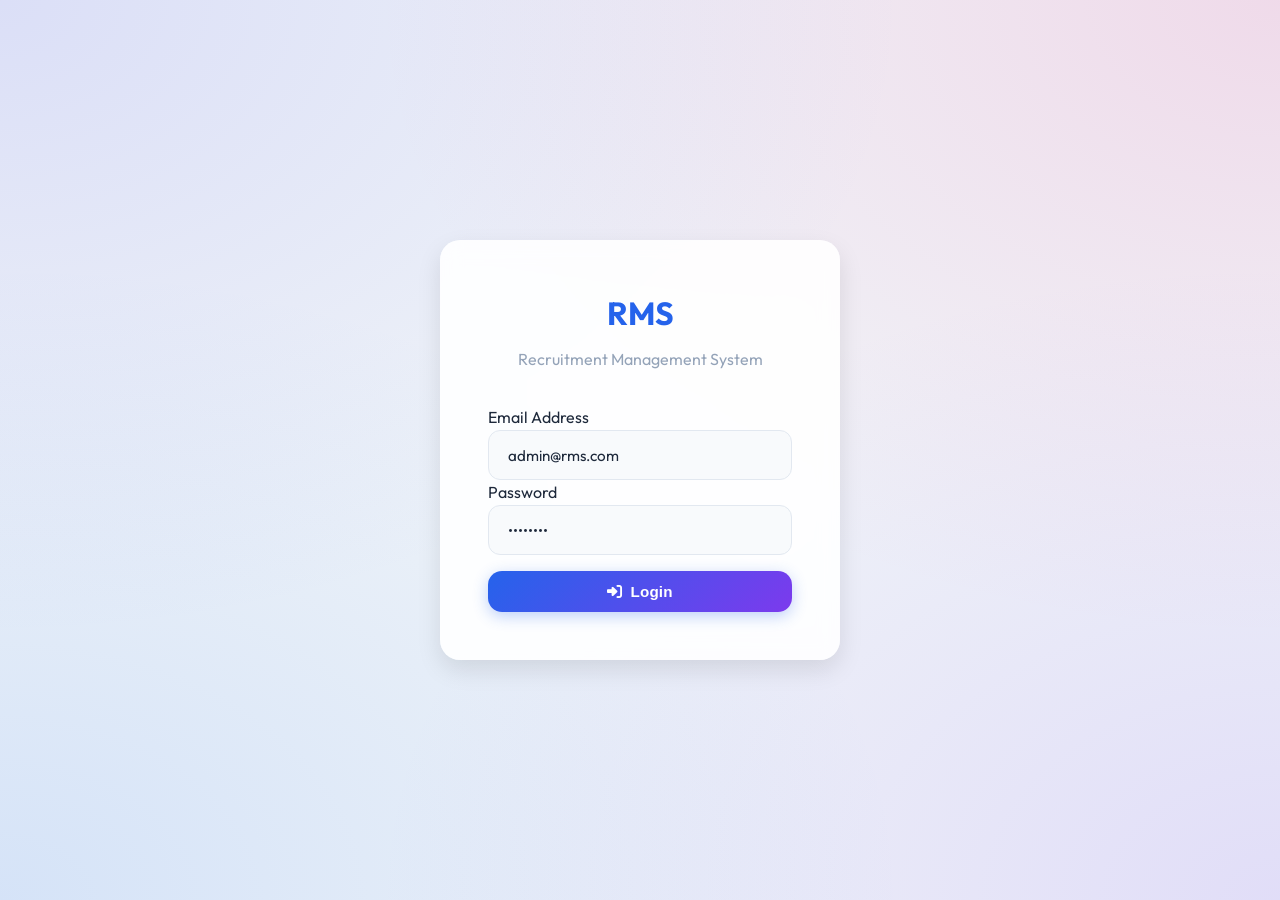
<file: login.html>
<!DOCTYPE html>
<html lang="en">

<head>
    <meta charset="UTF-8">
    <meta name="viewport" content="width=device-width, initial-scale=1.0">
    <title>Login - RMS</title>
    <link rel="stylesheet" href="styles.css">
    <link rel="stylesheet" href="https://cdnjs.cloudflare.com/ajax/libs/font-awesome/6.4.0/css/all.min.css" />
    <style>
        body {
            display: flex;
            align-items: center;
            justify-content: center;
            min-height: 100vh;
        }

        .login-card {
            background: rgba(255, 255, 255, 0.9);
            backdrop-filter: blur(10px);
            padding: 3rem;
            border-radius: 20px;
            box-shadow: 0 10px 25px rgba(0, 0, 0, 0.1);
            width: 100%;
            max-width: 400px;
            text-align: center;
        }

        .login-header {
            margin-bottom: 2rem;
        }

        .login-header h2 {
            color: var(--primary);
            font-size: 2rem;
            margin-bottom: 0.5rem;
        }

        .login-header p {
            color: var(--text-light);
        }

        .form-group {
            text-align: left;
        }

        .btn-block {
            width: 100%;
            justify-content: center;
            margin-top: 1rem;
        }
    </style>
</head>

<body>
    <div class="login-card">
        <div class="login-header">
            <h2>RMS</h2>
            <p>Recruitment Management System</p>
        </div>
        <form id="loginForm" onsubmit="handleLogin(event)">
            <div class="form-group">
                <label>Email Address</label>
                <input type="email" name="email" required value="admin@rms.com">
            </div>
            <div class="form-group">
                <label>Password</label>
                <input type="password" name="password" required value="admin123">
            </div>
            <button type="submit" class="btn btn-primary btn-block">
                <i class="fas fa-sign-in-alt"></i> Login
            </button>
        </form>
    </div>

    <script>
        // Check for File Protocol
        if (window.location.protocol === 'file:') {
            alert('CRITICAL ERROR: You are opening this file directly.\nPlease verify you are running the backend.');
        }
    </script>

    <script>
        const API_BASE = 'http://localhost:5000/';

        async function handleLogin(event) {
            event.preventDefault();
            const formData = new FormData(event.target);
            const data = Object.fromEntries(formData.entries());

            try {
                const response = await fetch(API_BASE + 'api_auth.php', {
                    method: 'POST',
                    headers: { 'Content-Type': 'application/json' },
                    body: JSON.stringify(data)
                });

                const result = await response.json();

                if (result.success) {
                    localStorage.setItem('user', JSON.stringify(result.user));
                    window.location.href = 'index.html';
                } else {
                    alert(result.message || 'Login failed');
                }
            } catch (error) {
                console.error('Login error:', error);
                alert('An error occurred during login');
            }
        }
    </script>
</body>

</html>
</file>
<file: styles.css>
@import url('https://fonts.googleapis.com/css2?family=Outfit:wght@300;400;500;600;700&display=swap');

:root {
    /* Vibrant Palette - Apple-esque but Creative */
    --primary: #2563eb;
    /* Royal Blue */
    --secondary: #db2777;
    /* Pink Rose */
    --accent: #7c3aed;
    /* Violet */
    --success: #059669;
    /* Emerald */
    --warning: #d97706;
    /* Amber */
    --danger: #dc2626;
    /* Red */
    --info: #0891b2;
    /* Cyan */

    /* Text Colors */
    --text-main: #1e293b;
    /* Slate 800 */
    --text-secondary: #475569;
    /* Slate 600 */
    --text-light: #94a3b8;
    /* Slate 400 */

    /* Glassmorphism Variables */
    --glass-bg: rgba(255, 255, 255, 0.7);
    --glass-border: 1px solid rgba(255, 255, 255, 0.6);
    --glass-shadow: 0 8px 32px 0 rgba(31, 38, 135, 0.15);
    --blur-amount: 20px;

    /* Radius */
    --radius-l: 24px;
    --radius-m: 16px;
    --radius-s: 12px;
}

* {
    margin: 0;
    padding: 0;
    box-sizing: border-box;
}

body {
    font-family: 'Outfit', -apple-system, BlinkMacSystemFont, sans-serif;
    background: #f0f4f8;
    background-image:
        radial-gradient(at 0% 0%, rgba(99, 102, 241, 0.15) 0px, transparent 50%),
        radial-gradient(at 100% 0%, rgba(236, 72, 153, 0.15) 0px, transparent 50%),
        radial-gradient(at 100% 100%, rgba(139, 92, 246, 0.15) 0px, transparent 50%),
        radial-gradient(at 0% 100%, rgba(59, 130, 246, 0.15) 0px, transparent 50%);
    background-attachment: fixed;
    background-size: cover;
    color: var(--text-main);
    line-height: 1.6;
    min-height: 100vh;
}

/* --- Layout --- */
.container {
    max-width: 1300px;
    margin: 0 auto;
    padding: 2rem;
    animation: fadeIn 0.6s ease-out;
}

@keyframes fadeIn {
    from {
        opacity: 0;
        transform: translateY(20px);
    }

    to {
        opacity: 1;
        transform: translateY(0);
    }
}

/* --- Navigation --- */
.navbar {
    background: rgba(255, 255, 255, 0.85);
    backdrop-filter: blur(var(--blur-amount));
    -webkit-backdrop-filter: blur(var(--blur-amount));
    border-bottom: 1px solid rgba(255, 255, 255, 0.8);
    position: sticky;
    top: 0;
    z-index: 100;
    padding: 1rem 0;
    box-shadow: 0 4px 6px -1px rgba(0, 0, 0, 0.05);
}

.nav-container {
    max-width: 1300px;
    margin: 0 auto;
    padding: 0 2rem;
    display: flex;
    justify-content: space-between;
    align-items: center;
}

.logo h2 {
    font-size: 1.8rem;
    font-weight: 800;
    background: linear-gradient(135deg, var(--primary) 0%, var(--accent) 100%);
    -webkit-background-clip: text;
    background-clip: text;
    -webkit-text-fill-color: transparent;
    letter-spacing: -0.5px;
}

.logo span {
    font-size: 0.9rem;
    color: var(--text-secondary);
    font-weight: 500;
    padding-left: 10px;
    border-left: 2px solid rgba(0, 0, 0, 0.1);
    margin-left: 10px;
}

.nav-menu {
    display: flex;
    gap: 0.5rem;
    background: rgba(255, 255, 255, 0.5);
    padding: 5px;
    border-radius: 50px;
    border: 1px solid rgba(255, 255, 255, 0.6);
}

.nav-menu a {
    text-decoration: none;
    color: var(--text-secondary);
    padding: 0.6rem 1.2rem;
    border-radius: 30px;
    font-weight: 500;
    font-size: 0.95rem;
    transition: all 0.3s cubic-bezier(0.4, 0, 0.2, 1);
    display: flex;
    align-items: center;
    gap: 8px;
}

.nav-menu a:hover {
    color: var(--primary);
    background: rgba(255, 255, 255, 0.8);
}

.nav-menu li.active a {
    background: white;
    color: var(--primary);
    box-shadow: 0 4px 12px rgba(37, 99, 235, 0.15);
    transform: translateY(-1px);
}

/* --- Content Sections --- */
.content-section {
    display: none;
}

.content-section.active {
    display: block;
}

.section-header {
    margin-bottom: 2.5rem;
    display: flex;
    justify-content: space-between;
    align-items: center;
}

.section-header h1 {
    font-size: 2.2rem;
    font-weight: 700;
    color: var(--text-main);
    letter-spacing: -1px;
}

/* --- Dashboard Cards --- */
.stats-grid {
    display: grid;
    grid-template-columns: repeat(auto-fit, minmax(260px, 1fr));
    gap: 1.5rem;
    margin-bottom: 2.5rem;
}

.stat-card {
    background: var(--glass-bg);
    backdrop-filter: blur(12px);
    border: var(--glass-border);
    border-radius: var(--radius-l);
    padding: 2rem;
    box-shadow: var(--glass-shadow);
    transition: all 0.3s ease;
    display: relative;
    overflow: hidden;
}

.stat-card::before {
    content: '';
    position: absolute;
    top: 0;
    left: 0;
    width: 100%;
    height: 5px;
    background: linear-gradient(90deg, var(--primary), var(--accent));
    opacity: 0.8;
}

.stat-card:hover {
    transform: translateY(-5px);
    box-shadow: 0 15px 35px rgba(0, 0, 0, 0.1);
    background: rgba(255, 255, 255, 0.9);
}

.stat-icon {
    font-size: 2.5rem;
    margin-bottom: 1rem;
    background: linear-gradient(135deg, rgba(37, 99, 235, 0.1), rgba(124, 58, 237, 0.1));
    width: 60px;
    height: 60px;
    display: flex;
    align-items: center;
    justify-content: center;
    border-radius: 18px;
    color: var(--primary);
}

.stat-info h3 {
    font-size: 2.5rem;
    font-weight: 700;
    color: var(--text-main);
    margin-bottom: 0.2rem;
    letter-spacing: -1px;
}

.stat-info p {
    color: var(--text-secondary);
    font-weight: 500;
    font-size: 0.95rem;
}

/* --- Dashboard Content --- */
.dashboard-content {
    display: grid;
    grid-template-columns: 2fr 1fr;
    gap: 2rem;
}

.dashboard-card {
    background: rgba(255, 255, 255, 0.8);
    backdrop-filter: blur(12px);
    border-radius: var(--radius-l);
    padding: 2rem;
    box-shadow: 0 4px 20px rgba(0, 0, 0, 0.03);
    border: 1px solid rgba(255, 255, 255, 0.5);
    height: 100%;
}

.dashboard-card h3 {
    margin-bottom: 1.5rem;
    font-size: 1.25rem;
    font-weight: 600;
    color: var(--text-main);
    display: flex;
    align-items: center;
    gap: 10px;
}

/* --- Tables --- */
.table-container {
    background: white;
    border-radius: var(--radius-m);
    box-shadow: 0 2px 10px rgba(0, 0, 0, 0.02);
    overflow: hidden;
    border: 1px solid rgba(0, 0, 0, 0.03);
}

table {
    width: 100%;
    border-collapse: collapse;
}

thead {
    background: #f8fafc;
    border-bottom: 1px solid #e2e8f0;
}

th {
    padding: 1.2rem 1.5rem;
    text-align: left;
    font-size: 0.85rem;
    font-weight: 600;
    color: var(--text-secondary);
    text-transform: uppercase;
    letter-spacing: 0.05em;
}

td {
    padding: 1.2rem 1.5rem;
    border-bottom: 1px solid #f1f5f9;
    color: var(--text-main);
    font-size: 0.95rem;
}

tbody tr:hover {
    background-color: #f8fafc;
}

/* --- Buttons --- */
.btn {
    border: none;
    padding: 0.75rem 1.5rem;
    border-radius: 14px;
    font-size: 0.95rem;
    font-weight: 600;
    cursor: pointer;
    transition: all 0.3s cubic-bezier(0.4, 0, 0.2, 1);
    display: inline-flex;
    align-items: center;
    gap: 8px;
    letter-spacing: 0.01em;
}

.btn-primary {
    background: linear-gradient(135deg, var(--primary) 0%, var(--accent) 100%);
    color: white;
    box-shadow: 0 4px 15px rgba(37, 99, 235, 0.3);
}

.btn-primary:hover {
    transform: translateY(-2px);
    box-shadow: 0 8px 25px rgba(37, 99, 235, 0.4);
}

.btn-secondary {
    background: white;
    color: var(--text-main);
    border: 1px solid #e2e8f0;
    box-shadow: 0 2px 5px rgba(0, 0, 0, 0.02);
}

.btn-secondary:hover {
    border-color: #cbd5e1;
    background: #f8fafc;
}

.btn-success {
    background: rgba(5, 150, 105, 0.1);
    color: var(--success);
}

.btn-success:hover {
    background: rgba(5, 150, 105, 0.2);
}

.btn-info {
    background: rgba(8, 145, 178, 0.1);
    color: var(--info);
}

.btn-info:hover {
    background: rgba(8, 145, 178, 0.2);
}

/* --- Forms & Inputs --- */
.filters {
    background: white;
    padding: 1.2rem;
    border-radius: var(--radius-m);
    box-shadow: 0 4px 6px -1px rgba(0, 0, 0, 0.05);
    display: flex;
    gap: 1rem;
    margin-bottom: 2rem;
    border: 1px solid #e2e8f0;
}

input,
select,
textarea {
    width: 100%;
    padding: 0.9rem 1.2rem;
    border: 1px solid #e2e8f0;
    border-radius: 12px;
    font-size: 0.95rem;
    background: #f8fafc;
    transition: all 0.2s;
    font-family: inherit;
    color: var(--text-main);
}

input:focus,
select:focus,
textarea:focus {
    outline: none;
    border-color: var(--primary);
    background: white;
    box-shadow: 0 0 0 4px rgba(37, 99, 235, 0.1);
}

/* --- Modals --- */
.modal {
    display: none;
    position: fixed;
    z-index: 1000;
    left: 0;
    top: 0;
    width: 100%;
    height: 100%;
    background: rgba(15, 23, 42, 0.4);
    backdrop-filter: blur(8px);
}

.modal.show {
    display: flex;
    align-items: center;
    justify-content: center;
    animation: fadeIn 0.3s;
}

.modal-content {
    background: white;
    padding: 2.5rem;
    border-radius: 24px;
    width: 90%;
    max-width: 600px;
    box-shadow: 0 25px 50px -12px rgba(0, 0, 0, 0.25);
    position: relative;
}

.close {
    position: absolute;
    right: 25px;
    top: 25px;
    font-size: 1.5rem;
    cursor: pointer;
    color: var(--text-light);
    transition: color 0.2s;
}

.close:hover {
    color: var(--text-main);
}

/* --- Badges --- */
.status-badge {
    padding: 5px 12px;
    border-radius: 20px;
    font-size: 0.8rem;
    font-weight: 700;
    letter-spacing: 0.5px;
}

.status-applied {
    background: #eff6ff;
    color: var(--primary);
}

.status-shortlisted {
    background: #fdf4ff;
    color: var(--secondary);
}

.status-selected {
    background: #ecfdf5;
    color: var(--success);
}

.status-rejected {
    background: #fef2f2;
    color: var(--danger);
}

.status-scheduled {
    background: #fff7ed;
    color: var(--warning);
}

/* --- Responsive --- */
@media (max-width: 900px) {
    .dashboard-content {
        grid-template-columns: 1fr;
    }

    .nav-container {
        flex-direction: column;
        gap: 1rem;
    }

    .nav-menu {
        flex-wrap: wrap;
        justify-content: center;
    }
}
</file>
